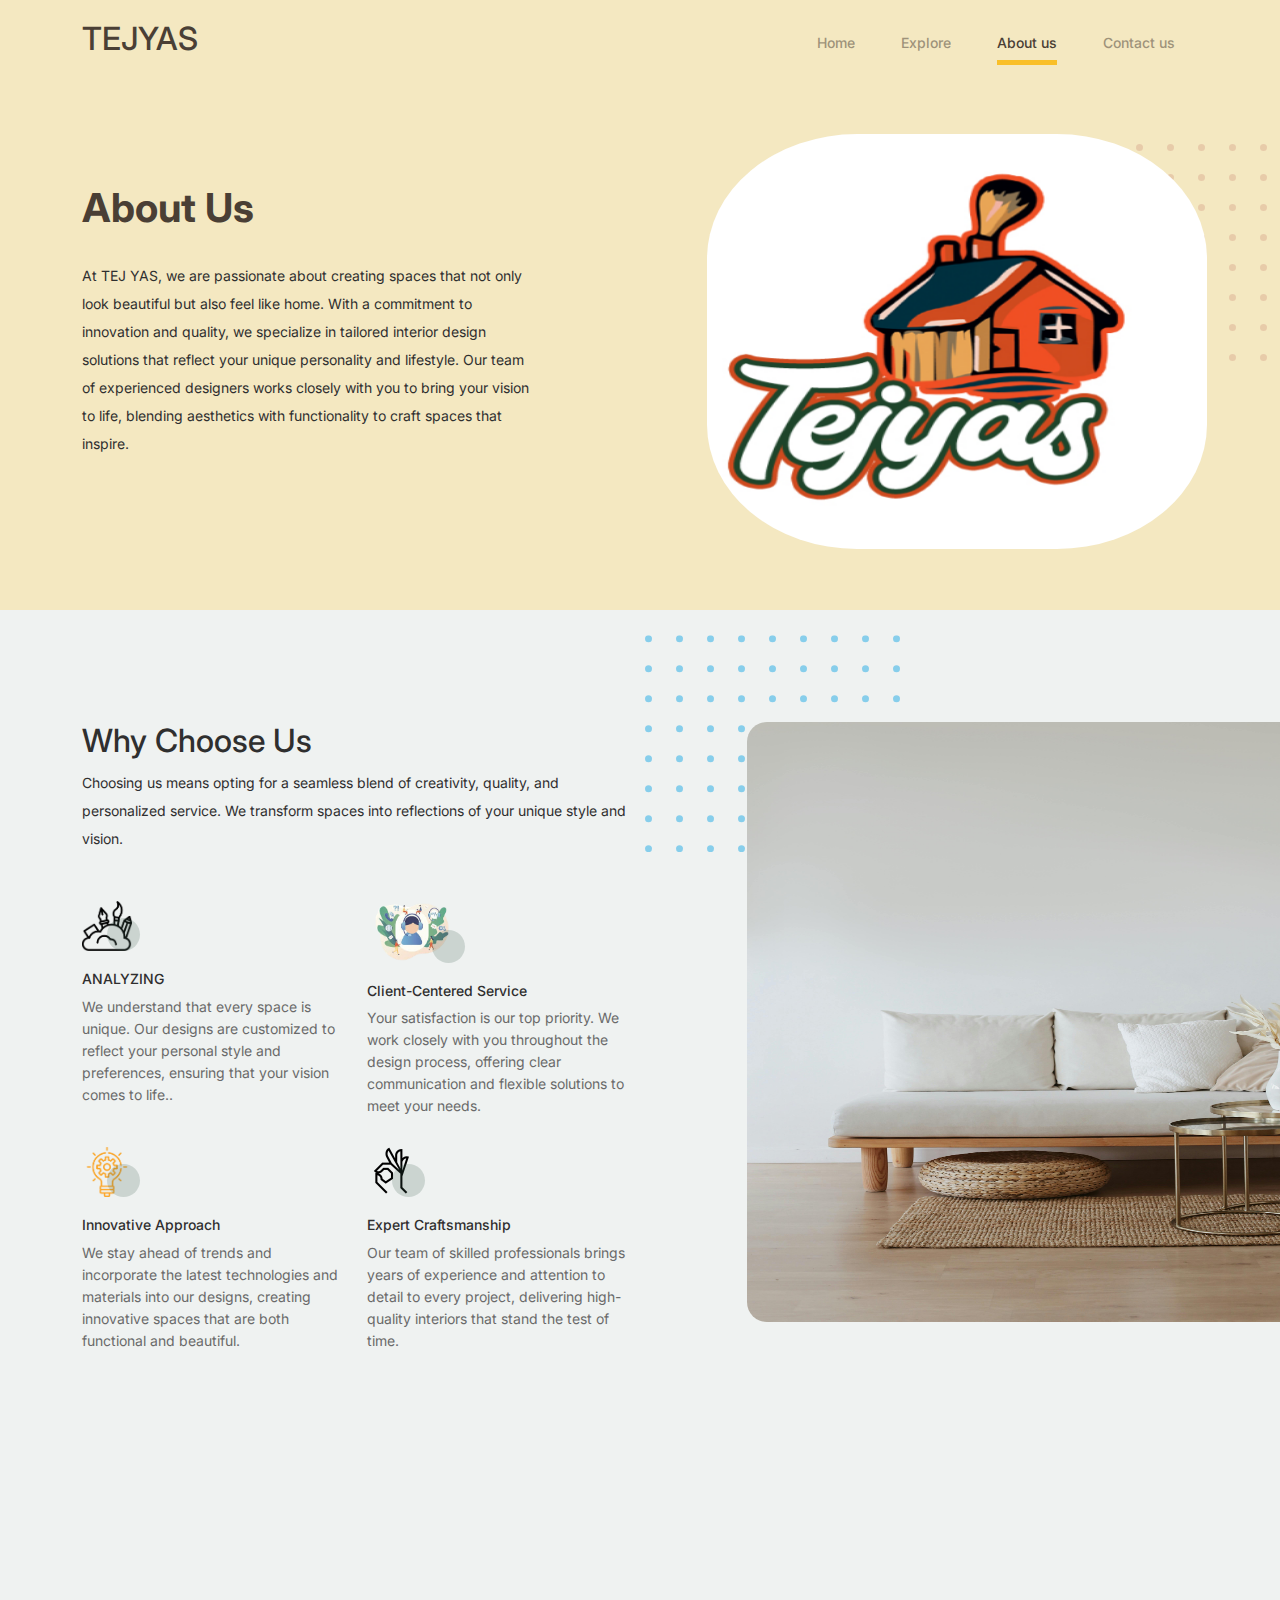
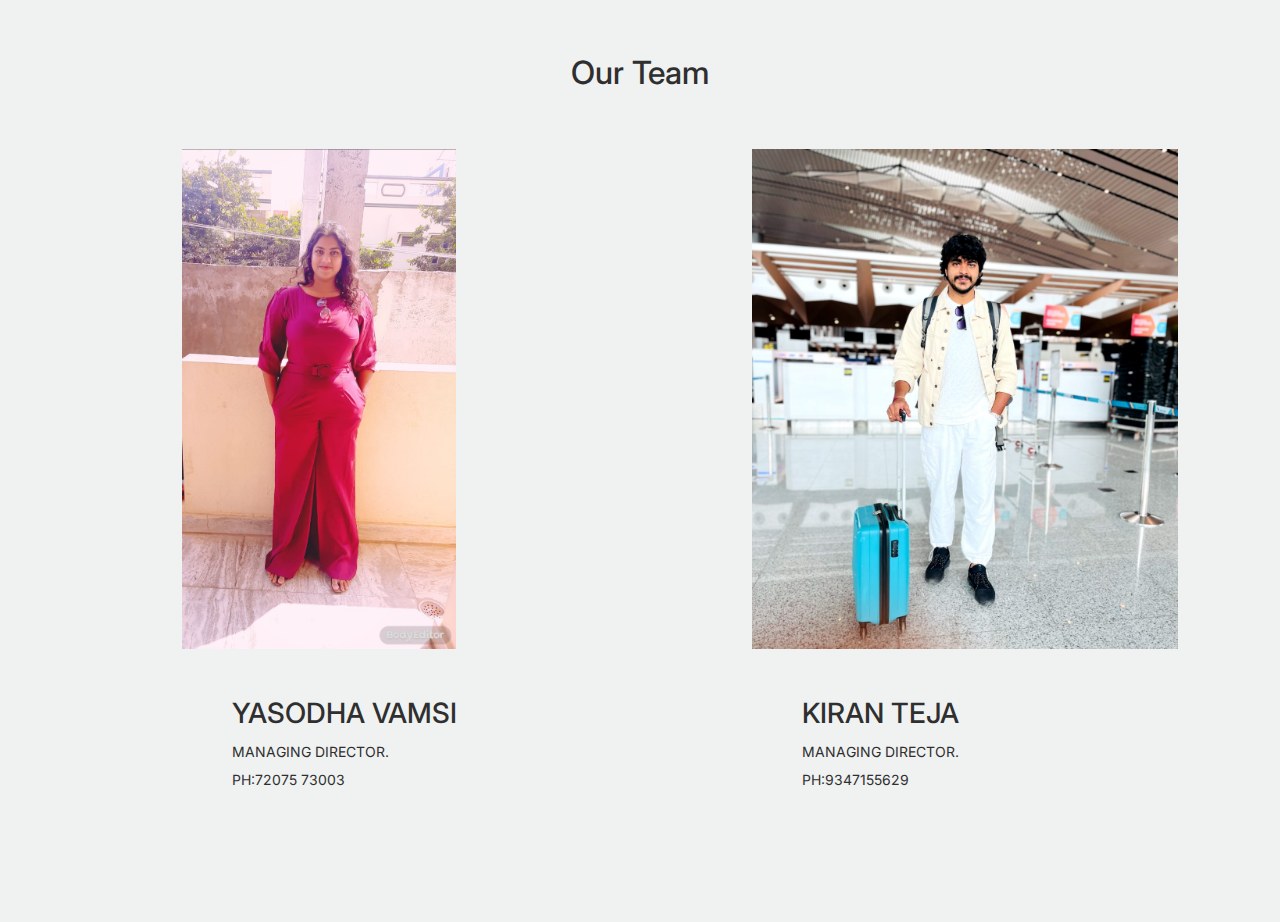
<file: about.html>
<!doctype html>
<html lang="en">
<head>
  <meta charset="utf-8">
  <meta name="viewport" content="width=device-width, initial-scale=1, shrink-to-fit=no">
  <meta name="author" content="Untree.co">
  <link rel="shortcut icon" href="favicon.png">

  <meta name="description" content="" />
  <meta name="keywords" content="bootstrap, bootstrap4" />

		<!-- Bootstrap CSS -->
		<link href="css/bootstrap.min.css" rel="stylesheet">
		<link href="https://cdnjs.cloudflare.com/ajax/libs/font-awesome/6.0.0-beta3/css/all.min.css" rel="stylesheet">
		<link href="css/tiny-slider.css" rel="stylesheet">
		<link href="css/style.css" rel="stylesheet">
		<title>TEJYAS </title>
	</head>

	<body>

		<!-- Start Header/Navigation -->
		<nav class="custom-navbar navbar navbar navbar-expand-md navbar-dark bg-dark" arial-label="Furni navigation bar">

			<div class="container">
				<h2><span style="color:#4A3F35">TEJYAS</span></h2>

				<button class="navbar-toggler" type="button" data-bs-toggle="collapse" data-bs-target="#navbarsFurni" aria-controls="navbarsFurni" aria-expanded="false" aria-label="Toggle navigation">
					<span class="navbar-toggler-icon"></span>
				</button>

				<div class="collapse navbar-collapse" id="navbarsFurni">
					<ul class="custom-navbar-nav navbar-nav ms-auto mb-2 mb-md-0">
						<li class="nav-item ">
							<li><a class="nav-link" href="index.html">Home</a></li>
						<li><a class="nav-link" href="explore.html">Explore</a></li>
						<li class="active"><a class="nav-link" href="about.html">About us</a></li>
						<li><a class="nav-link" href="contact.html">Contact us</a></li>
					</ul>

				</div>
			</div>
				
		</nav>
		<!-- End Header/Navigation -->

		<!-- Start Hero Section -->
			<div class="hero">
				<div class="container">
					<div class="row justify-content-between">
						<div class="col-lg-5">
							<div class="intro-excerpt">
								<h1>About Us</h1>
								<p class="mb-4">At TEJ YAS, we are passionate about creating spaces that not only look beautiful but also feel like home. With a commitment to innovation and quality, we specialize in tailored interior design solutions that reflect your unique personality and lifestyle. Our team of experienced designers works closely with you to bring your vision to life, blending aesthetics with functionality to craft spaces that inspire.</p>
							</div>
						</div>
						<div class="col-lg-7">
							<div class="hero-img-wrap">
								<img src="images/Screenshot 2024-08-15 175534.png" class="img-fluid">
							</div>
						</div>
					</div>
				</div>
			</div>
		<!-- End Hero Section -->

		

		<!-- Start Why Choose Us Section -->
		<div class="why-choose-section">
			<div class="container">
				<div class="row justify-content-between">
					<div class="col-lg-6">
						<h2 class="section-title">Why Choose Us</h2>
						<p>Choosing us means opting for a seamless blend of creativity, quality, and personalized service. We transform spaces into reflections of your unique style and vision.</p>

						<div class="row my-5">
							<div class="col-6 col-md-6">
								<div class="feature">
									<div class="icon">
										<img src="images/download-removebg-preview.png" alt="Image" class="imf1">
									</div>
									<h3> ANALYZING</h3>
									<p>We understand that every space is unique. Our designs are customized to reflect your personal style and preferences, ensuring that your vision comes to life..</p>
								</div>
							</div>

							<div class="col-6 col-md-6">
								<div class="feature">
									<div class="icon">
										<img src="images/download-removebg-preview (1).png" alt="Image" class="imf2">
									</div>
									<h3>Client-Centered Service</h3>
									<p>Your satisfaction is our top priority. We work closely with you throughout the design process, offering clear communication and flexible solutions to meet your needs.</p>
								</div>
							</div>

							<div class="col-6 col-md-6">
								<div class="feature">
									<div class="icon">
										<img src="images/download-removebg-preview (2).png" alt="Image" class="imf1">
									</div>
									<h3>Innovative Approach</h3>
									<p>We stay ahead of trends and incorporate the latest technologies and materials into our designs, creating innovative spaces that are both functional and beautiful.</p>
								</div>
							</div>

							<div class="col-6 col-md-6">
								<div class="feature">
									<div class="icon">
										<img src="images/images-removebg-preview.png" alt="Image" class="imf1">
									</div>
									<h3>Expert Craftsmanship</h3>
									<p>  Our team of skilled professionals brings years of experience and attention to detail to every project, delivering high-quality interiors that stand the test of time.</p>
								</div>
							</div>

						</div>
					</div>

					<div class="col-lg-5">
						<div class="img-wrap">
							<img src="images/pexels-maksgelatin-4352247.jpg" alt="Image" class="img-fluid2">
						</div>
					</div>

				</div>
			</div>
		</div>
		<!-- End Why Choose Us Section -->

		<!-- Start Team Section -->
		<div class="untree_co-section">
			<div class="container">

				<div class="row mb-5">
					<div class="col-lg-5 mx-auto text-center">
						<h2 class="section-title">Our Team</h2>
					</div>
				</div>

				<div class="row">

					<!-- Start Column 1 -->
					<div class="col-6">
						<img src="images/vamsi.jpg" class="vamsi img-fluid mb-5">
						<div class="one">
						<h3>YASODHA VAMSI</h3>
            <p>MANAGING DIRECTOR.<br> PH:72075 73003</p>
					</div> 
				</div>
					<!-- End Column 1 -->

					<!-- Start Column 2 -->
					<div class="col-6">
						<img src="images/tej.jpg" class="vamsi img-fluid mb-5">
					<div class="one">
						<h3> KIRAN TEJA</h3>
           <p>MANAGING DIRECTOR.<br> PH:9347155629</p>
           </div> 
		</div>
					<!-- End Column 4 -->

					

				</div>
			</div>
		</div>
		<!-- End Team Section -->

		

		<!-- Start Testimonial Slider -->
		
		<!-- End Testimonial Slider -->

		

		<!-- Start Footer Section -->
		
		<!-- End Footer Section -->	


		<script src="js/bootstrap.bundle.min.js"></script>
		<script src="js/tiny-slider.js"></script>
		<script src="js/custom.js"></script>
	</body>

</html>
</file>
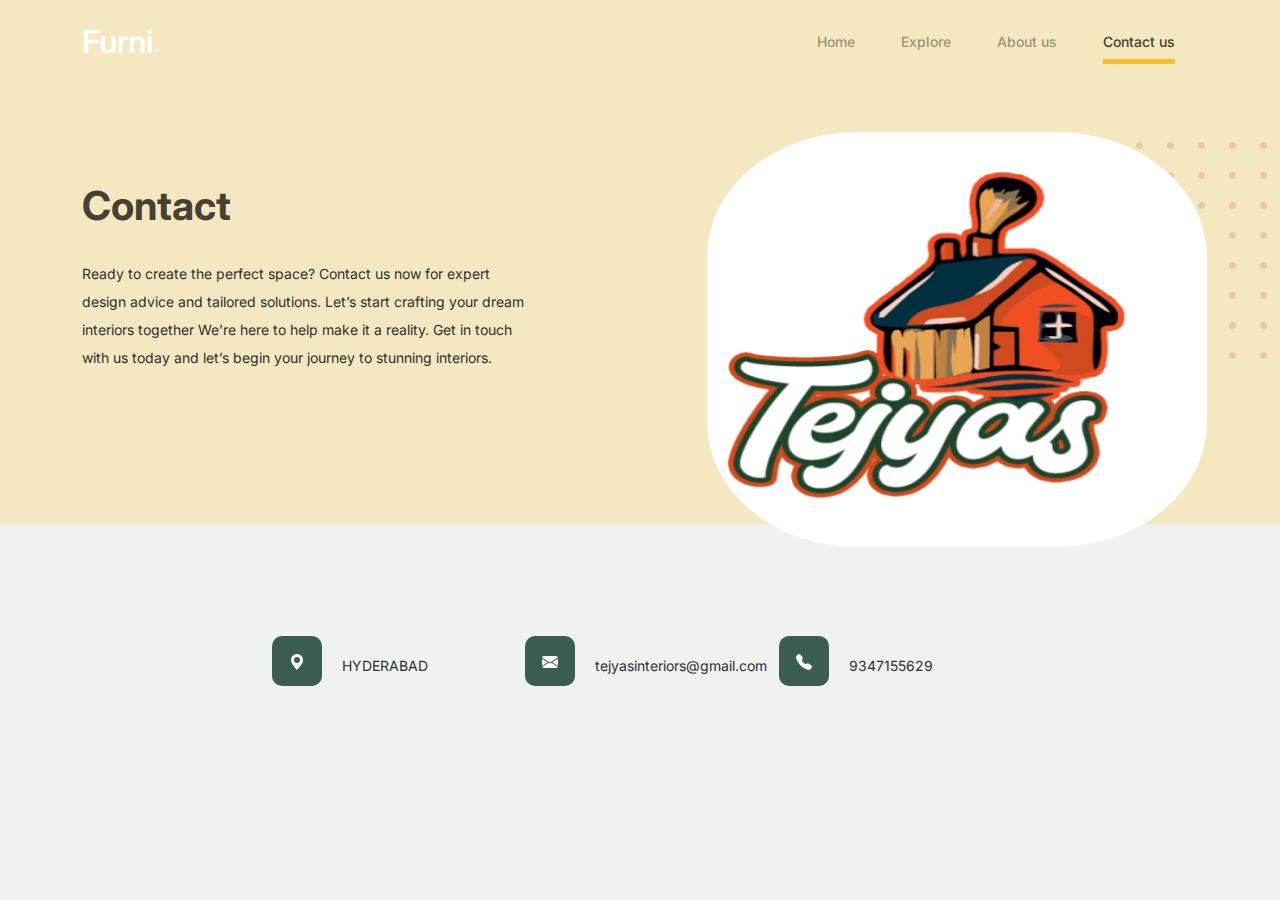
<file: contact.html>
<!doctype html>
<html lang="en">
<head>
  <meta charset="utf-8">
  <meta name="viewport" content="width=device-width, initial-scale=1, shrink-to-fit=no">
  <meta name="author" content="Untree.co">
  <link rel="shortcut icon" href="favicon.png">

  <meta name="description" content="" />
  <meta name="keywords" content="bootstrap, bootstrap4" />

		<!-- Bootstrap CSS -->
		<link href="css/bootstrap.min.css" rel="stylesheet">
		<link href="https://cdnjs.cloudflare.com/ajax/libs/font-awesome/6.0.0-beta3/css/all.min.css" rel="stylesheet">
		<link href="css/tiny-slider.css" rel="stylesheet">
		<link href="css/style.css" rel="stylesheet">
		<title>TEJYAS </title>
	</head>

	<body>

		<!-- Start Header/Navigation -->
		<nav class="custom-navbar navbar navbar navbar-expand-md navbar-dark bg-dark" arial-label="Furni navigation bar">

			<div class="container">
				<a class="navbar-brand" href="index.html">Furni<span>.</span></a>

				<button class="navbar-toggler" type="button" data-bs-toggle="collapse" data-bs-target="#navbarsFurni" aria-controls="navbarsFurni" aria-expanded="false" aria-label="Toggle navigation">
					<span class="navbar-toggler-icon"></span>
				</button>

				<div class="collapse navbar-collapse" id="navbarsFurni">
					<ul class="custom-navbar-nav navbar-nav ms-auto mb-2 mb-md-0">
						<li class="nav-item">
							<a class="nav-link" href="index.html">Home</a>
						</li>
            <li><a class="nav-link" href="explore.html">Explore</a></li>
						<li><a class="nav-link" href="about.html">About us</a></li>
						<li class="active"><a class="nav-link" href="contact.html">Contact us</a></li>
					</ul>
				</div>
			</div>
				
		</nav>
		<!-- End Header/Navigation -->

		<!-- Start Hero Section -->
			<div class="hero">
				<div class="container">
					<div class="row justify-content-between">
						<div class="col-lg-5">
							<div class="intro-excerpt">
								<h1>Contact</h1>
								<p class="mb-4">Ready to create the perfect space? Contact us now for expert design advice and tailored solutions. Let’s start crafting your dream interiors together  We’re here to help make it a reality. Get in touch with us today and let’s begin your journey to stunning interiors.</p>
							</div>
						</div>
						<div class="col-lg-7">
							<div class="hero-img-wrap">
								<img src="images/Screenshot 2024-08-15 175534.png" class="img-fluid">
							</div>
						</div>
					</div>
				</div>
			</div>
		<!-- End Hero Section -->

		
		<!-- Start Contact Form -->
		<div class="untree_co-section">
      <div class="container">

        <div class="block">
          <div class="row justify-content-center">


            <div class="col-md-8 col-lg-8 pb-4">


              <div class="row mb-5">
                <div class="col-lg-4">
                  <div  class="service no-shadow align-items-center link horizontal d-flex active" data-aos="fade-left" data-aos-delay="0">
                    <div class="service-icon color-1 mb-4">
                      <svg xmlns="http://www.w3.org/2000/svg" width="16" height="16" fill="currentColor" class="bi bi-geo-alt-fill" viewBox="0 0 16 16">
                        <path d="M8 16s6-5.686 6-10A6 6 0 0 0 2 6c0 4.314 6 10 6 10zm0-7a3 3 0 1 1 0-6 3 3 0 0 1 0 6z"/>
                      </svg>
                    </div> <!-- /.icon -->
                    <div class="service-contents">
                      <p>HYDERABAD</p>
                    </div> <!-- /.service-contents-->
                  </div> <!-- /.service -->
                </div>

                <div class="col-lg-4">
                  <div  class="service no-shadow align-items-center link horizontal d-flex active" data-aos="fade-left" data-aos-delay="0">
                    <div class="service-icon color-1 mb-4">
                      <svg xmlns="http://www.w3.org/2000/svg" width="16" height="16" fill="currentColor" class="bi bi-envelope-fill" viewBox="0 0 16 16">
                        <path d="M.05 3.555A2 2 0 0 1 2 2h12a2 2 0 0 1 1.95 1.555L8 8.414.05 3.555zM0 4.697v7.104l5.803-3.558L0 4.697zM6.761 8.83l-6.57 4.027A2 2 0 0 0 2 14h12a2 2 0 0 0 1.808-1.144l-6.57-4.027L8 9.586l-1.239-.757zm3.436-.586L16 11.801V4.697l-5.803 3.546z"/>
                      </svg>
                    </div> <!-- /.icon -->
                    <div class="service-contents">
                      <p>tejyasinteriors@gmail.com</p>
                    </div> <!-- /.service-contents-->
                  </div> <!-- /.service -->
                </div>

                <div class="col-lg-4">
                  <div  class="service no-shadow align-items-center link horizontal d-flex active" data-aos="fade-left" data-aos-delay="0">
                    <div class="service-icon color-1 mb-4">
                      <svg xmlns="http://www.w3.org/2000/svg" width="16" height="16" fill="currentColor" class="bi bi-telephone-fill" viewBox="0 0 16 16">
                        <path fill-rule="evenodd" d="M1.885.511a1.745 1.745 0 0 1 2.61.163L6.29 2.98c.329.423.445.974.315 1.494l-.547 2.19a.678.678 0 0 0 .178.643l2.457 2.457a.678.678 0 0 0 .644.178l2.189-.547a1.745 1.745 0 0 1 1.494.315l2.306 1.794c.829.645.905 1.87.163 2.611l-1.034 1.034c-.74.74-1.846 1.065-2.877.702a18.634 18.634 0 0 1-7.01-4.42 18.634 18.634 0 0 1-4.42-7.009c-.362-1.03-.037-2.137.703-2.877L1.885.511z"/>
                      </svg>
                    </div> <!-- /.icon -->
                    <div class="service-contents">
                      <p>9347155629</p>
                    </div> <!-- /.service-contents-->
                  </div> <!-- /.service -->
                </div>
              </div>

             

            </div>

          </div>

        </div>

      </div>


    </div>
  </div>

  <!-- End Contact Form -->

		

		<!-- Start Footer Section -->
		
		<!-- End Footer Section -->	


		<script src="js/bootstrap.bundle.min.js"></script>
		<script src="js/tiny-slider.js"></script>
		<script src="js/custom.js"></script>
	</body>

</html>
</file>
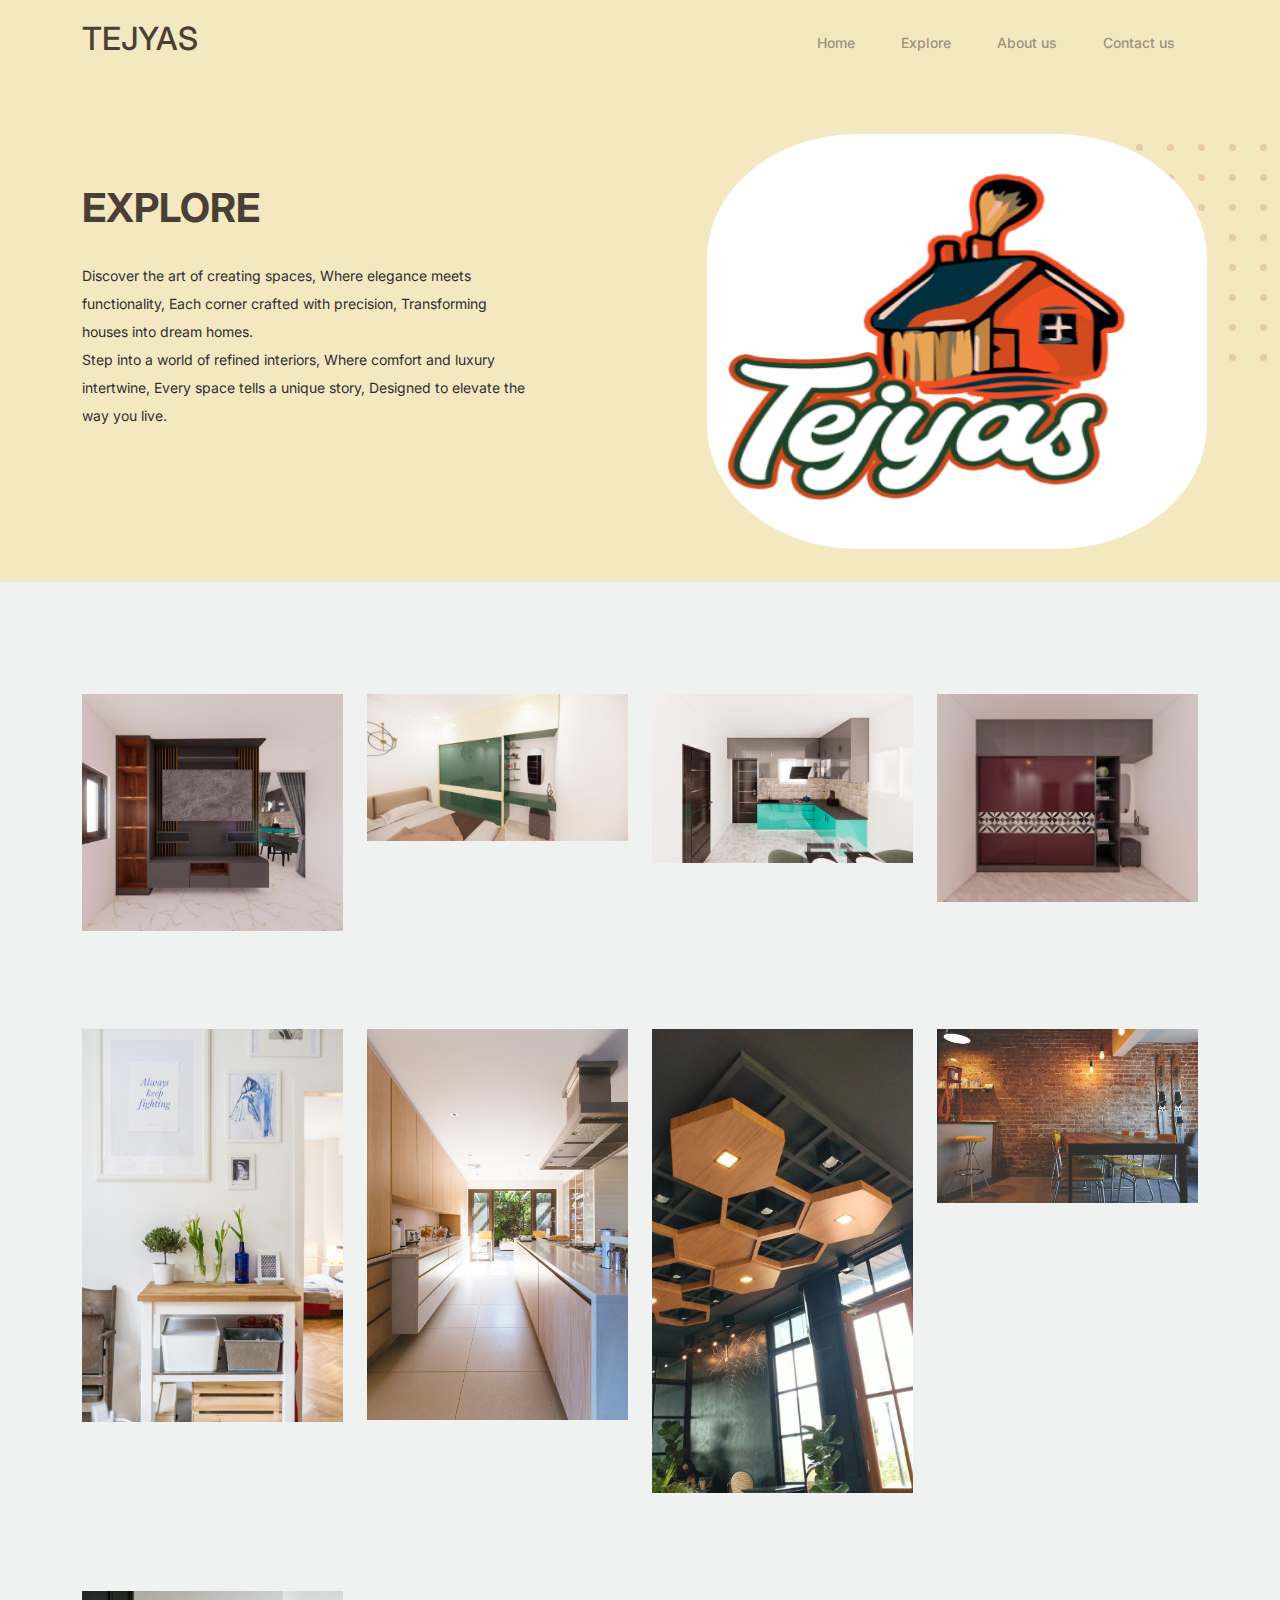
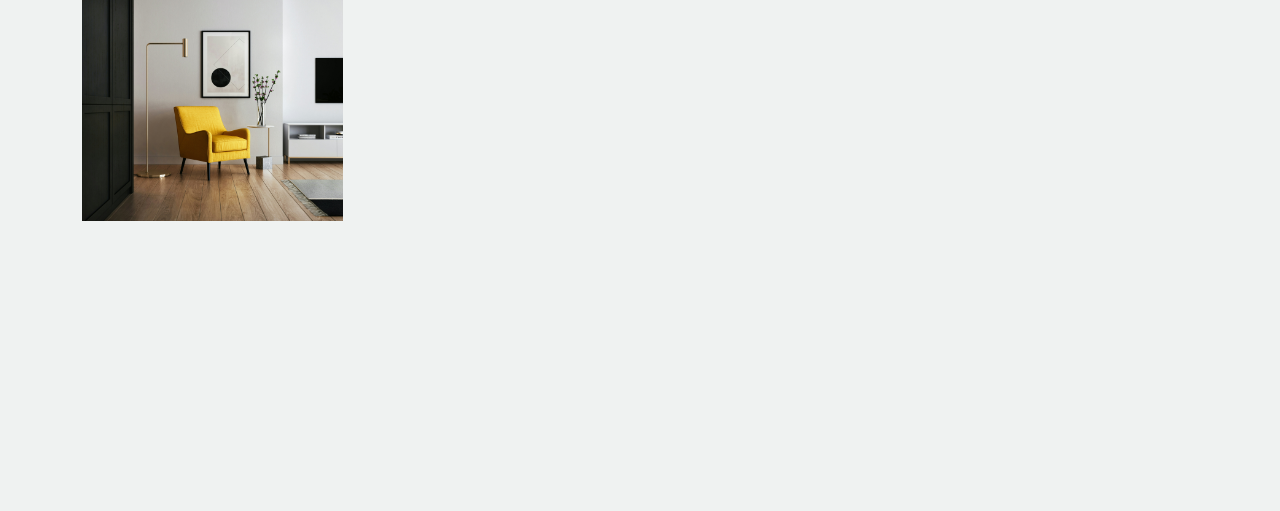
<file: explore.html>
<!doctype html>
<html lang="en">
<head>
  <meta charset="utf-8">
  <meta name="viewport" content="width=device-width, initial-scale=1, shrink-to-fit=no">
  <meta name="author" content="Untree.co">
  <link rel="shortcut icon" href="favicon.png">

  <meta name="description" content="" />
  <meta name="keywords" content="bootstrap, bootstrap4" />

		<link href="css/bootstrap.min.css" rel="stylesheet">
		<link href="https://cdnjs.cloudflare.com/ajax/libs/font-awesome/6.0.0-beta3/css/all.min.css" rel="stylesheet">
		<link href="css/tiny-slider.css" rel="stylesheet">
		<link href="css/style.css" rel="stylesheet">
		<title>TEJYAS</title>
	</head>

	<body>

		<nav class="custom-navbar navbar navbar navbar-expand-md navbar-dark bg-dark" arial-label="Furni navigation bar">

			<div class="container">
				<h2><span style="color:#4A3F35">TEJYAS</span></h2>

				<button class="navbar-toggler" type="button" data-bs-toggle="collapse" data-bs-target="#navbarsFurni" aria-controls="navbarsFurni" aria-expanded="false" aria-label="Toggle navigation">
					<span class="navbar-toggler-icon"></span>
				</button>

				<div class="collapse navbar-collapse" id="navbarsFurni">
					<ul class="custom-navbar-nav navbar-nav ms-auto mb-2 mb-md-0">
						<li class="nav-item active">
							<li><a class="nav-link" href="index.html">Home</a></li>
						</li>
						<li><a class="nav-link" href="explore.html">Explore</a></li>
						<li><a class="nav-link" href="about.html">About us</a></li>
						<li><a class="nav-link" href="contact.html">Contact us</a></li>
					</ul>
				</div>
			</div>
				
		</nav>

			<div class="hero">
				<div class="container">
					<div class="row justify-content-between">
						<div class="col-lg-5">
							<div class="intro-excerpt">
								<h1>EXPLORE</h1>
								<p class="mb-4">Discover the art of creating spaces,
									Where elegance meets functionality,
									Each corner crafted with precision,
									Transforming houses into dream homes.<br>
									Step into a world of refined interiors,
									Where comfort and luxury intertwine,
									Every space tells a unique story,
									Designed to elevate the way you live.</p>
							</div>
						</div>
						<div class="col-lg-7">
							<div class="hero-img-wrap">
								<img src="images/Screenshot 2024-08-15 175534.png" class="img-fluid">
							</div>
						</div>
					</div>
				</div>
			</div>

		

		<div class="untree_co-section product-section before-footer-section">
		    <div class="container">
		      	<div class="row">

					<div class="col-12 col-md-4 col-lg-3 mb-5">
						<a class="product-item" href="images/WhatsApp Image 2024-08-11 at 13.09.55_f23c725e.jpg">
							<img src="images/WhatsApp Image 2024-08-11 at 13.09.55_f23c725e.jpg" class="img-fluid product-thumbnail">
						</a>
					</div> 

					<div class="col-12 col-md-4 col-lg-3 mb-5">
						<a class="product-item" href="images/WhatsApp Image 2024-08-11 at 13.09.53_72c09388.jpg">
							<img src="images/WhatsApp Image 2024-08-11 at 13.09.53_72c09388.jpg" class="img-fluid product-thumbnail">
						</a>
					</div> 

					<div class="col-12 col-md-4 col-lg-3 mb-5">
						<a class="product-item" href="images/WhatsApp Image 2024-08-11 at 13.09.54_9f2b584c.jpg">
							<img src="images/WhatsApp Image 2024-08-11 at 13.09.54_9f2b584c.jpg" class="img-fluid product-thumbnail">
	
						</a>
					</div>

					<div class="col-12 col-md-4 col-lg-3 mb-5">
						<a class="product-item" href="images/WhatsApp Image 2024-08-11 at 13.09.55_bc8fb94f.jpg">
							<img src="images/WhatsApp Image 2024-08-11 at 13.09.55_bc8fb94f.jpg" class="img-fluid product-thumbnail">
						
						</a>
					</div>
					<!-- End Column 4 -->


					<!-- Start Column 1 -->
					<div class="col-12 col-md-4 col-lg-3 mb-5">
						<a class="product-item" href="images/vladimir-mokry-2dTeBxsF-Q0-unsplash.jpg">
							<img src="images/vladimir-mokry-2dTeBxsF-Q0-unsplash.jpg" class="img-fluid product-thumbnail">
						</a>
					</div>
					<!-- End Column 1 -->
						
					<!-- Start Column 2 -->
					
					<!-- End Column 2 -->

					<!-- Start Column 3 -->
					<div class="col-12 col-md-4 col-lg-3 mb-5">
						<a class="product-item" href="images/jason-briscoe-AQl-J19ocWE-unsplash.jpg">
							<img src="images/jason-briscoe-AQl-J19ocWE-unsplash.jpg" class="img-fluid product-thumbnail">
						</a>
					</div>
					<!-- End Column 3 -->

					<!-- Start Column 4 -->
					<div class="col-12 col-md-4 col-lg-3 mb-5">
						<a class="product-item" href="images/WhatsApp Image 2024-08-11 at 13.54.05_7233ead6.jpg">
							<img src="images/WhatsApp Image 2024-08-11 at 13.54.05_7233ead6.jpg" class="img-fluid product-thumbnail">
						</a>
					</div>
					<div class="col-12 col-md-4 col-lg-3 mb-5">
						<a class="product-item" href="images/drew-coffman-jUOaONoXJQk-unsplash.jpg">
							<img src="images/drew-coffman-jUOaONoXJQk-unsplash.jpg" class="img-fluid product-thumbnail">
						</a>
						</div>
					<!-- End Column 4 -->
					<div class="col-12 col-md-4 col-lg-3 mb-5">
						<a class="product-item" href="images/kam-idris-_HqHX3LBN18-unsplash.jpg">
							<img src="images/kam-idris-_HqHX3LBN18-unsplash.jpg" class="img-fluid product-thumbnail">
						</a>
					</div>
					
		      	</div>
		    </div>
		</div>


		<!-- Start Footer Section -->
		
		<!-- End Footer Section -->	


		<script src="js/bootstrap.bundle.min.js"></script>
		<script src="js/tiny-slider.js"></script>
		<script src="js/custom.js"></script>
	</body>

</html>
</file>
<file: css/tiny-slider.css>
.tns-outer{padding:0 !important}.tns-outer [hidden]{display:none !important}.tns-outer [aria-controls],.tns-outer [data-action]{cursor:pointer}.tns-slider{-webkit-transition:all 0s;-moz-transition:all 0s;transition:all 0s}.tns-slider>.tns-item{-webkit-box-sizing:border-box;-moz-box-sizing:border-box;box-sizing:border-box}.tns-horizontal.tns-subpixel{white-space:nowrap}.tns-horizontal.tns-subpixel>.tns-item{display:inline-block;vertical-align:top;white-space:normal}.tns-horizontal.tns-no-subpixel:after{content:'';display:table;clear:both}.tns-horizontal.tns-no-subpixel>.tns-item{float:left}.tns-horizontal.tns-carousel.tns-no-subpixel>.tns-item{margin-right:-100%}.tns-no-calc{position:relative;left:0}.tns-gallery{position:relative;left:0;min-height:1px}.tns-gallery>.tns-item{position:absolute;left:-100%;-webkit-transition:transform 0s, opacity 0s;-moz-transition:transform 0s, opacity 0s;transition:transform 0s, opacity 0s}.tns-gallery>.tns-slide-active{position:relative;left:auto !important}.tns-gallery>.tns-moving{-webkit-transition:all 0.25s;-moz-transition:all 0.25s;transition:all 0.25s}.tns-autowidth{display:inline-block}.tns-lazy-img{-webkit-transition:opacity 0.6s;-moz-transition:opacity 0.6s;transition:opacity 0.6s;opacity:0.6}.tns-lazy-img.tns-complete{opacity:1}.tns-ah{-webkit-transition:height 0s;-moz-transition:height 0s;transition:height 0s}.tns-ovh{overflow:hidden}.tns-visually-hidden{position:absolute;left:-10000em}.tns-transparent{opacity:0;visibility:hidden}.tns-fadeIn{opacity:1;filter:alpha(opacity=100);z-index:0}.tns-normal,.tns-fadeOut{opacity:0;filter:alpha(opacity=0);z-index:-1}.tns-vpfix{white-space:nowrap}.tns-vpfix>div,.tns-vpfix>li{display:inline-block}.tns-t-subp2{margin:0 auto;width:310px;position:relative;height:10px;overflow:hidden}.tns-t-ct{width:2333.3333333%;width:-webkit-calc(100% * 70 / 3);width:-moz-calc(100% * 70 / 3);width:calc(100% * 70 / 3);position:absolute;right:0}.tns-t-ct:after{content:'';display:table;clear:both}.tns-t-ct>div{width:1.4285714%;width:-webkit-calc(100% / 70);width:-moz-calc(100% / 70);width:calc(100% / 70);height:10px;float:left}

/*# sourceMappingURL=sourcemaps/tiny-slider.css.map */
</file>
<file: css/style.css>
/*
* Template Name: UntreeStore
* Template Author: Untree.co
* Author URI: https://untree.co/
* License: https://creativecommons.org/licenses/by/3.0/
*/
@import url("https://fonts.googleapis.com/css2?family=Inter:wght@400;500;600;700;800&display=swap");
body {
  overflow-x: hidden;
  position: relative; }

body {
  font-family: "Inter", sans-serif;
  font-weight: 400;
  line-height: 28px;
  color: #2f2f2f;
  font-size: 14px;
  background-color: #eff2f1; }

a {
  text-decoration: none;
  -webkit-transition: .3s all ease;
  -o-transition: .3s all ease;
  transition: .3s all ease;
  color: #2f2f2f;
  text-decoration: underline; }
  a:hover {
    color: #2f2f2f;
    text-decoration: none; }
  a.more {
    font-weight: 600; }

.custom-navbar {
  background: #F4E8C1 !important;
  padding-top: 20px;
  padding-bottom: 20px; }
  .custom-navbar .navbar-brand {
    font-size: 32px;
    font-weight: 600; }
    .custom-navbar .navbar-brand > span {
      opacity: .4; }
  .custom-navbar .navbar-toggler {
    border-color: transparent; }
    .custom-navbar .navbar-toggler:active, .custom-navbar .navbar-toggler:focus {
      -webkit-box-shadow: none;
      box-shadow: none;
      outline: none; }
  @media (min-width: 992px) {
    .custom-navbar .custom-navbar-nav li {
      margin-left: 15px;
      margin-right: 15px; } }
  .custom-navbar .custom-navbar-nav li a {
    font-weight: 500;
    color: #4A3F35 !important;
    opacity: .5;
    -webkit-transition: .3s all ease;
    -o-transition: .3s all ease;
    transition: .3s all ease;
    position: relative; }
    @media (min-width: 768px) {
      .custom-navbar .custom-navbar-nav li a:before {
        content: "";
        position: absolute;
        bottom: 0;
        left: 8px;
        right: 8px;
        background: #f9bf29;
        height: 5px;
        opacity: 1;
        visibility: visible;
        width: 0;
        -webkit-transition: .15s all ease-out;
        -o-transition: .15s all ease-out;
        transition: .15s all ease-out; } }
    .custom-navbar .custom-navbar-nav li a:hover {
      opacity: 1; }
      .custom-navbar .custom-navbar-nav li a:hover:before {
        width: calc(100% - 16px); }
  .custom-navbar .custom-navbar-nav li.active a {
    opacity: 1; }
    .custom-navbar .custom-navbar-nav li.active a:before {
      width: calc(100% - 16px); }
  .custom-navbar .custom-navbar-cta {
    margin-left: 0 !important;
    -webkit-box-orient: horizontal;
    -webkit-box-direction: normal;
    -ms-flex-direction: row;
    flex-direction: row; }
    @media (min-width: 768px) {
      .custom-navbar .custom-navbar-cta {
        margin-left: 40px !important; } }
    .custom-navbar .custom-navbar-cta li {
      margin-left: 0px;
      margin-right: 0px; }
      .custom-navbar .custom-navbar-cta li:first-child {
        margin-right: 20px; }

.hero {
  background: #F4E8C1;
  padding: calc(4rem - 30px) 0 0rem 0; }
  @media (min-width: 768px) {
    .hero {
      padding: calc(4rem - 30px) 0 4rem 0; } }
  @media (min-width: 992px) {
    .hero {
      padding: calc(8rem - 30px) 0 8rem 0; } }
  .hero .intro-excerpt {
    position: relative;
    z-index: 4; }
    @media (min-width: 992px) {
      .hero .intro-excerpt {
        max-width: 450px; } }
  .hero h1 {
    font-weight: 700;
    color: #4A3F35;
    margin-bottom: 30px; }
    @media (min-width: 1400px) {
      .hero h1 {
        font-size: 54px; } }
  .hero p {
    color: #2f2f2f;
    margin-botom: 30px; }
  .hero .hero-img-wrap {
    position: relative; }
    .hero .hero-img-wrap img {
      position: relative;
      top: 0px;
      right: 0px;
      z-index: 2;
      max-width: 780px;
      left: -20px; }
      @media (min-width: 768px) {
        .hero .hero-img-wrap img {
          right: 0px;
          left: -100px; } }
      @media (min-width: 992px) {
        .hero .hero-img-wrap img {
          left: 0px;
          top: -80px;
          position: absolute;
          right: -50px; } }
      @media (min-width: 1200px) {
        .hero .hero-img-wrap img {
          left: 150px;
          top: -50px;
          right: -100px;
          width: 500px;
          height: 415px; 
        border-radius: 30%;} }
    .hero .hero-img-wrap:after {
      content: "";
      position: absolute;
      width: 255px;
      height: 217px;
      background-image: url("../images/dots-light.svg");
      background-size: contain;
      background-repeat: no-repeat;
      right: -100px;
      top: -0px; }
      @media (min-width: 1200px) {
        .hero .hero-img-wrap:after {
          top: -40px; } }

.btn {
  font-weight: 600;
  padding: 12px 30px;
  border-radius: 30px;
  color: #ffffff;
  background: #2f2f2f;
  border-color: #2f2f2f; }
  .btn:hover {
    color: #ffffff;
    background: #222222;
    border-color: #222222; }
  .btn:active, .btn:focus {
    outline: none !important;
    -webkit-box-shadow: none;
    box-shadow: none; }
  .btn.btn-primary {
    background: #3b5d50;
    border-color: #3b5d50; }
    .btn.btn-primary:hover {
      background: #314d43;
      border-color: #314d43; }
  .btn.btn-secondary {
    color: #2f2f2f;
    background: #f9bf29;
    border-color: #f9bf29; }
    .btn.btn-secondary:hover {
      background: #f8b810;
      border-color: #f8b810; }
  .btn.btn-white-outline {
    background: transparent;
    border-width: 2px;
    border-color: rgba(255, 255, 255, 0.3); }
    .btn.btn-white-outline:hover {
      border-color: white;
      color: #ffffff; }

.-title {
  color: #2f2f2f; }

  .product-section {
    padding: 7rem 0;
  }
  
  .product-section .product-item {
    text-align: center;
    text-decoration: none;
    display: block;
    position: relative;
    padding-bottom: 50px;
  }
  
  .product-section .product-item img {
    transition: transform 0.3s ease; /* Smooth transition */
  }
  
  .product-section .product-item:hover img {
    transform: scale(1.1); /* Zoom in the image */
  }
  
  .img-fluid1 {
    height: 550px;
    width: 310px;
    transition: transform 0.3s ease; /* Smooth transition for this class */
  }
  
  .img-fluid1:hover {
    transform: scale(1.1); /* Zoom effect for .img-fluid1 class */
  }
.img-fluid2{
  height:600px;
  width:600px;
  
}

.why-choose-section {
  padding: 7rem 0; }
  .why-choose-section .img-wrap {
    position: relative; }
    .why-choose-section .img-wrap:before {
      position: absolute;
      content: "";
      width: 255px;
      height: 217px;
      background-image: url("../images/dots-yellow.svg");
      background-repeat: no-repeat;
      background-size: contain;
      -webkit-transform: translate(-40%, -40%);
      -ms-transform: translate(-40%, -40%);
      transform: translate(-40%, -40%);
      z-index: -1; }
    .why-choose-section .img-wrap img {
      border-radius: 20px; }

.feature {
  margin-bottom: 30px; }
  .feature .icon {
    display: inline-block;
    position: relative;
    margin-bottom: 20px; }
    .feature .icon:before {
      content: "";
      width: 33px;
      height: 33px;
      position: absolute;
      background: rgba(59, 93, 80, 0.2);
      border-radius: 50%;
      right: -8px;
      bottom: 0; }
  .feature h3 {
    font-size: 14px;
    color: #2f2f2f; }
  .feature p {
    font-size: 14px;
    line-height: 22px;
    color: #6a6a6a; }

.we-help-section {
  padding: 7rem 0; }
  .we-help-section .imgs-grid {
    display: -ms-grid;
    display: grid;
    -ms-grid-columns: (1fr)[27];
    grid-template-columns: repeat(27, 1fr);
    position: relative; }
    .we-help-section .imgs-grid:before {
      position: absolute;
      content: "";
      width: 255px;
      height: 217px;
      background-image: url("../images/dots-green.svg");
      background-size: contain;
      background-repeat: no-repeat;
      -webkit-transform: translate(-40%, -40%);
      -ms-transform: translate(-40%, -40%);
      transform: translate(-40%, -40%);
      z-index: -1; }
    .we-help-section .imgs-grid .grid {
      position: relative; }
      .we-help-section .imgs-grid .grid img {
        border-radius: 20px;
        max-width: 100%; }
      .we-help-section .imgs-grid .grid.grid-1 {
        -ms-grid-column: 1;
        -ms-grid-column-span: 18;
        grid-column: 1 / span 18;
        -ms-grid-row: 1;
        -ms-grid-row-span: 27;
        grid-row: 1 / span 27; }
      .we-help-section .imgs-grid .grid.grid-2 {
        -ms-grid-column: 19;
        -ms-grid-column-span: 27;
        grid-column: 19 / span 27;
        -ms-grid-row: 1;
        -ms-grid-row-span: 5;
        grid-row: 1 / span 5;
        padding-left: 20px; }
      .we-help-section .imgs-grid .grid.grid-3 {
        -ms-grid-column: 14;
        -ms-grid-column-span: 16;
        grid-column: 14 / span 16;
        -ms-grid-row: 6;
        -ms-grid-row-span: 27;
        grid-row: 6 / span 27;
        padding-top: 20px; }
        .imf1{
          width:50px;
        }
        .imf2{
          width:90px;
        }
.custom-list {
  width: 100%; }
  .custom-list li {
    display: inline-block;
    width: calc(50% - 20px);
    margin-bottom: 50px;
    line-height: 1.5;
    position: relative;
    padding-left: 20px; }
    .custom-list li:before {
      content: "";
      width: 8px;
      height: 8px;
      border-radius: 50%;
      border: 2px solid #3b5d50;
      position: absolute;
      left: 0;
      top: 8px; }

.popular-product {
  padding: 0 0 7rem 0; }
  .popular-product .product-item-sm h3 {
    font-size: 14px;
    font-weight: 700;
    color: #2f2f2f; }
  .popular-product .product-item-sm a {
    text-decoration: none;
    color: #2f2f2f;
    -webkit-transition: .3s all ease;
    -o-transition: .3s all ease;
    transition: .3s all ease; }
    .popular-product .product-item-sm a:hover {
      color: rgba(47, 47, 47, 0.5); }
  .popular-product .product-item-sm p {
    line-height: 1.4;
    margin-bottom: 10px;
    font-size: 14px; }
  .popular-product .product-item-sm .thumbnail {
    margin-right: 10px;
    -webkit-box-flex: 0;
    -ms-flex: 0 0 120px;
    flex: 0 0 120px;
    position: relative; }
    .popular-product .product-item-sm .thumbnail:before {
      content: "";
      position: absolute;
      border-radius: 20px;
      background: #dce5e4;
      width: 98px;
      height: 98px;
      top: 50%;
      left: 50%;
      -webkit-transform: translate(-50%, -50%);
      -ms-transform: translate(-50%, -50%);
      transform: translate(-50%, -50%);
      z-index: -1; }

.testimonial-section {
  padding: 3rem 0 7rem 0; }

.testimonial-slider-wrap {
  position: relative; }
  .testimonial-slider-wrap .tns-inner {
    padding-top: 30px; }
  .testimonial-slider-wrap .item .testimonial-block blockquote {
    font-size: 16px; }
    @media (min-width: 768px) {
      .testimonial-slider-wrap .item .testimonial-block blockquote {
        line-height: 32px;
        font-size: 18px; } }
  .testimonial-slider-wrap .item .testimonial-block .author-info .author-pic {
    margin-bottom: 20px; }
    .testimonial-slider-wrap .item .testimonial-block .author-info .author-pic img {
      max-width: 80px;
      border-radius: 50%; }
  .testimonial-slider-wrap .item .testimonial-block .author-info h3 {
    font-size: 14px;
    font-weight: 700;
    color: #2f2f2f;
    margin-bottom: 0; }
  .testimonial-slider-wrap #testimonial-nav {
    position: absolute;
    top: 50%;
    z-index: 99;
    width: 100%;
    display: none; }
    @media (min-width: 768px) {
      .testimonial-slider-wrap #testimonial-nav {
        display: block; } }
    .testimonial-slider-wrap #testimonial-nav > span {
      cursor: pointer;
      position: absolute;
      width: 58px;
      height: 58px;
      line-height: 58px;
      border-radius: 50%;
      background: rgba(59, 93, 80, 0.1);
      color: #2f2f2f;
      -webkit-transition: .3s all ease;
      -o-transition: .3s all ease;
      transition: .3s all ease; }
      .testimonial-slider-wrap #testimonial-nav > span:hover {
        background: #3b5d50;
        color: #ffffff; }
    .testimonial-slider-wrap #testimonial-nav .prev {
      left: -10px; }
    .testimonial-slider-wrap #testimonial-nav .next {
      right: 0; }
  .testimonial-slider-wrap .tns-nav {
    position: absolute;
    bottom: -50px;
    left: 50%;
    -webkit-transform: translateX(-50%);
    -ms-transform: translateX(-50%);
    transform: translateX(-50%); }
    .testimonial-slider-wrap .tns-nav button {
      background: none;
      border: none;
      display: inline-block;
      position: relative;
      width: 0 !important;
      height: 7px !important;
      margin: 2px; }
      .testimonial-slider-wrap .tns-nav button:active, .testimonial-slider-wrap .tns-nav button:focus, .testimonial-slider-wrap .tns-nav button:hover {
        outline: none;
        -webkit-box-shadow: none;
        box-shadow: none;
        background: none; }
      .testimonial-slider-wrap .tns-nav button:before {
        display: block;
        width: 7px;
        height: 7px;
        left: 0;
        top: 0;
        position: absolute;
        content: "";
        border-radius: 50%;
        -webkit-transition: .3s all ease;
        -o-transition: .3s all ease;
        transition: .3s all ease;
        background-color: #d6d6d6; }
      .testimonial-slider-wrap .tns-nav button:hover:before, .testimonial-slider-wrap .tns-nav button.tns-nav-active:before {
        background-color: #3b5d50; }

.before-footer-section {
  padding: 7rem 0 12rem 0 !important; }

.blog-section {
  padding: 7rem 0 12rem 0; }
  .blog-section .post-entry a {
    text-decoration: none; }
  .blog-section .post-entry .post-thumbnail {
    display: block;
    margin-bottom: 20px; }
    .blog-section .post-entry .post-thumbnail img {
      border-radius: 20px;
      -webkit-transition: .3s all ease;
      -o-transition: .3s all ease;
      transition: .3s all ease; }
  .blog-section .post-entry .post-content-entry {
    padding-left: 15px;
    padding-right: 15px; }
    .blog-section .post-entry .post-content-entry h3 {
      font-size: 16px;
      margin-bottom: 0;
      font-weight: 600;
      margin-bottom: 7px; }
    .blog-section .post-entry .post-content-entry .meta {
      font-size: 14px; }
      .blog-section .post-entry .post-content-entry .meta a {
        font-weight: 600; }
  .blog-section .post-entry:hover .post-thumbnail img, .blog-section .post-entry:focus .post-thumbnail img {
    opacity: .7; }

.footer-section {
  padding: 80px 0;
  background: #ffffff; }
  .footer-section .relative {
    position: relative; }
  .footer-section a {
    text-decoration: none;
    color: #2f2f2f;
    -webkit-transition: .3s all ease;
    -o-transition: .3s all ease;
    transition: .3s all ease; }
    .footer-section a:hover {
      color: rgba(47, 47, 47, 0.5); }
  .footer-section .subscription-form {
    margin-bottom: 40px;
    position: relative;
    z-index: 2;
    margin-top: 100px; }
    @media (min-width: 992px) {
      .footer-section .subscription-form {
        margin-top: 0px;
        margin-bottom: 80px; } }
    .footer-section .subscription-form h3 {
      font-size: 18px;
      font-weight: 500;
      color: #3b5d50; }
    .footer-section .subscription-form .form-control {
      height: 50px;
      border-radius: 10px;
      font-family: "Inter", sans-serif; }
      .footer-section .subscription-form .form-control:active, .footer-section .subscription-form .form-control:focus {
        outline: none;
        -webkit-box-shadow: none;
        box-shadow: none;
        border-color: #3b5d50;
        -webkit-box-shadow: 0 1px 4px 0 rgba(0, 0, 0, 0.2);
        box-shadow: 0 1px 4px 0 rgba(0, 0, 0, 0.2); }
      .footer-section .subscription-form .form-control::-webkit-input-placeholder {
        font-size: 14px; }
      .footer-section .subscription-form .form-control::-moz-placeholder {
        font-size: 14px; }
      .footer-section .subscription-form .form-control:-ms-input-placeholder {
        font-size: 14px; }
      .footer-section .subscription-form .form-control:-moz-placeholder {
        font-size: 14px; }
    .footer-section .subscription-form .btn {
      border-radius: 10px !important; }
  .footer-section .sofa-img {
    position: absolute;
    top: -200px;
    z-index: 1;
    right: 0; }
    .footer-section .sofa-img img {
      max-width: 380px; }
  .footer-section .links-wrap {
    margin-top: 0px; }
    @media (min-width: 992px) {
      .footer-section .links-wrap {
        margin-top: 54px; } }
    .footer-section .links-wrap ul li {
      margin-bottom: 10px; }
  .footer-section .footer-logo-wrap .footer-logo {
    font-size: 32px;
    font-weight: 500;
    text-decoration: none;
    color: #3b5d50; }
  .footer-section .custom-social li {
    margin: 2px;
    display: inline-block; }
    .footer-section .custom-social li a {
      width: 40px;
      height: 40px;
      text-align: center;
      line-height: 40px;
      display: inline-block;
      background: #dce5e4;
      color: #3b5d50;
      border-radius: 50%; }
      .footer-section .custom-social li a:hover {
        background: #3b5d50;
        color: #ffffff; }
  .footer-section .border-top {
    border-color: #dce5e4; }
    .footer-section .border-top.copyright {
      font-size: 14px !important; }

.untree_co-section {
  padding: 7rem 0; }

.form-control {
  height: 50px;
  border-radius: 10px;
  font-family: "Inter", sans-serif; }
  .form-control:active, .form-control:focus {
    outline: none;
    -webkit-box-shadow: none;
    box-shadow: none;
    border-color: #3b5d50;
    -webkit-box-shadow: 0 1px 4px 0 rgba(0, 0, 0, 0.2);
    box-shadow: 0 1px 4px 0 rgba(0, 0, 0, 0.2); }
  .form-control::-webkit-input-placeholder {
    font-size: 14px; }
  .form-control::-moz-placeholder {
    font-size: 14px; }
  .form-control:-ms-input-placeholder {
    font-size: 14px; }
  .form-control:-moz-placeholder {
    font-size: 14px; }

.service {
  line-height: 1.5; }
  .service .service-icon {
    border-radius: 10px;
    -webkit-box-flex: 0;
    -ms-flex: 0 0 50px;
    flex: 0 0 50px;
    height: 50px;
    line-height: 50px;
    text-align: center;
    background: #3b5d50;
    margin-right: 20px;
    color: #ffffff; }

textarea {
  height: auto !important; }

.site-blocks-table {
  overflow: auto; }
  .site-blocks-table .product-thumbnail {
    width: 200px; }
  .site-blocks-table .btn {
    padding: 2px 10px; }
  .site-blocks-table thead th {
    padding: 30px;
    text-align: center;
    border-width: 0px !important;
    vertical-align: middle;
    color: rgba(0, 0, 0, 0.8);
    font-size: 18px; }
  .site-blocks-table td {
    padding: 20px;
    text-align: center;
    vertical-align: middle;
    color: rgba(0, 0, 0, 0.8); }
  .site-blocks-table tbody tr:first-child td {
    border-top: 1px solid #3b5d50 !important; }
  .site-blocks-table .btn {
    background: none !important;
    color: #000000;
    border: none;
    height: auto !important; }

.site-block-order-table th {
  border-top: none !important;
  border-bottom-width: 1px !important; }

.site-block-order-table td, .site-block-order-table th {
  color: #000000; }

.couponcode-wrap input {
  border-radius: 10px !important; }

.text-primary {
  color: #3b5d50 !important; }

.thankyou-icon {
  position: relative;
  color: #3b5d50; }
  .thankyou-icon:before {
    position: absolute;
    content: "";
    width: 50px;
    height: 50px;
    border-radius: 50%;
    background: rgba(59, 93, 80, 0.2); }
    .sof{
margin-left: 1050px;
margin-top: -360px;
padding-left: 100px;}
.vamsi{
  height: 500px;
  padding-left: 100px;
}
.one{
  padding-left: 150px;
}
</file>
